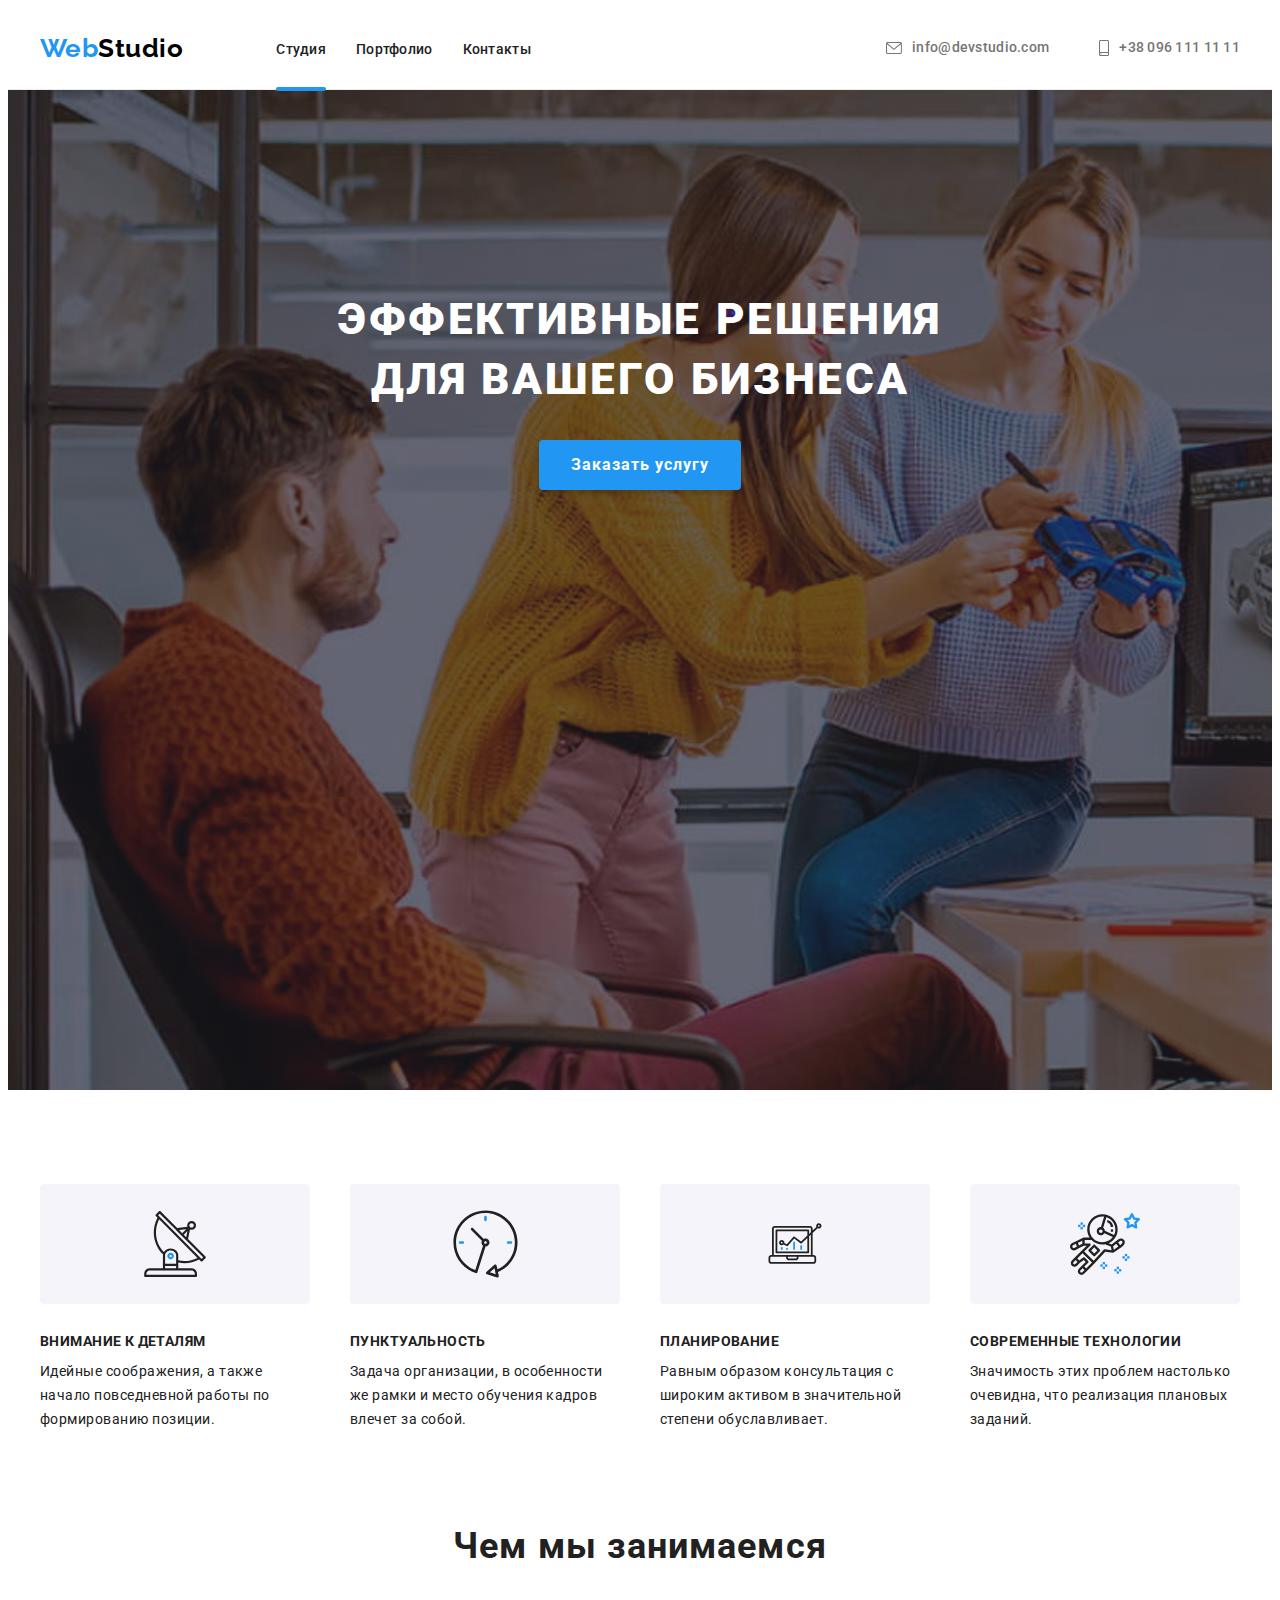
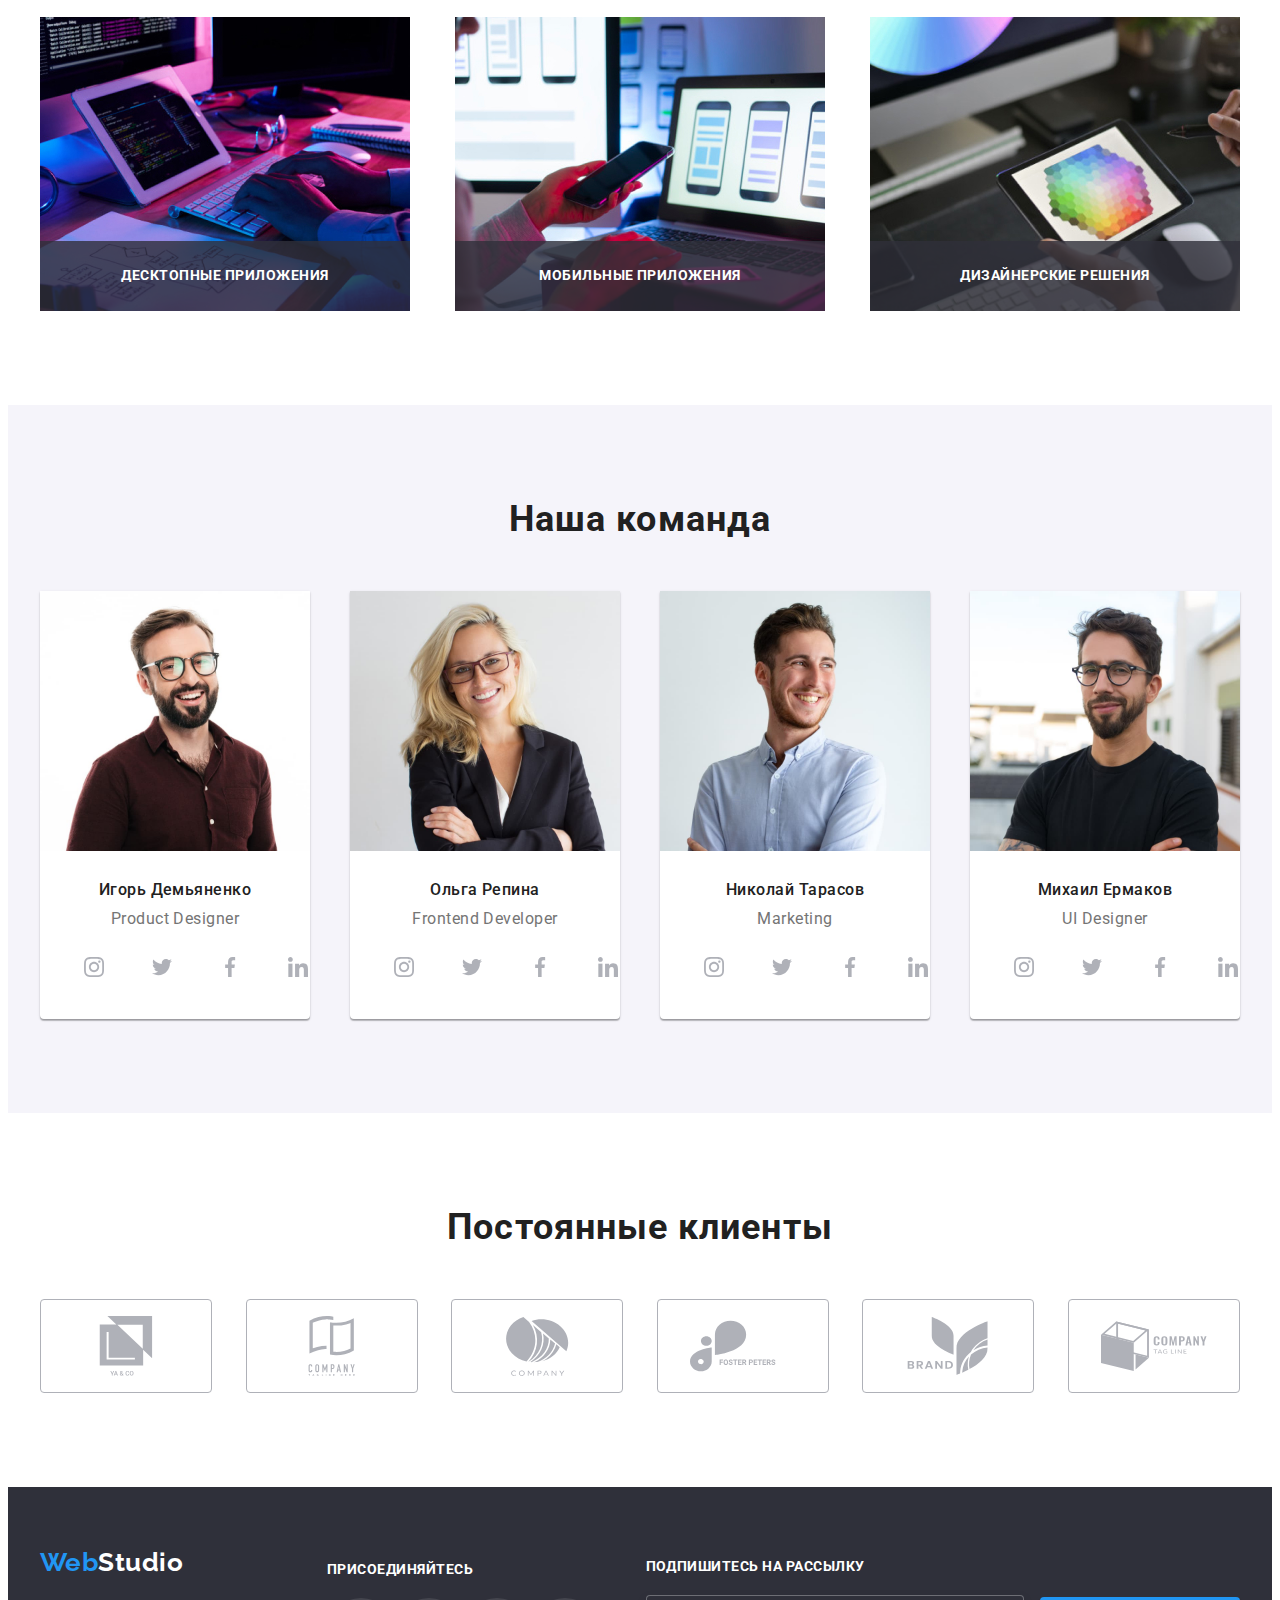
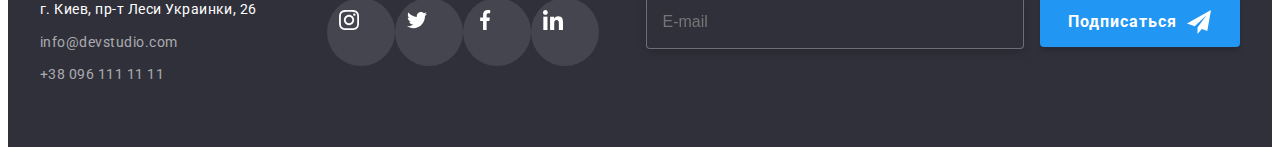
<file: index.html>
<!DOCTYPE html>
<html lang="ru">
  <head>
    <meta charset="UTF-8" />
    <meta http-equiv="X-UA-Compatible" content="IE=edge" />
    <meta name="viewport" content="width=device-width, initial-scale=1.0" />
    <link rel="preconnect" href="https://fonts.googleapis.com" />
    <link rel="preconnect" href="https://fonts.gstatic.com" crossorigin />
    <link
      href="https://fonts.googleapis.com/css2?family=Raleway:wght@700&family=Roboto:wght@400;500;700;900&display=swap"
      rel="stylesheet"
    />
    <link
      rel="stylesheet"
      href="https://cdnjs.cloudflare.com/ajax/libs/modern-normalize/1.1.0/modern-normalize.min.css"
      integrity="sha512-wpPYUAdjBVSE4KJnH1VR1HeZfpl1ub8YT/NKx4PuQ5NmX2tKuGu6U/JRp5y+Y8XG2tV+wKQpNHVUX03MfMFn9Q=="
      crossorigin="anonymous"
      referrerpolicy="no-referrer"
    />
    <link rel="stylesheet" href="./css/main.min.css" />
    <title>WebStudio</title>
  </head>
  <body>
    <!-- Меню навигации -->
    <header>
      <div class="container">
        <div class="header">
          <nav class="nav">
            <a class="nav__logo" href="index.html"
              >Web<span class="nav__logo-second-color">Studio</span>
            </a>
            <ul class="site-nav">
              <li class="site-nav__item">
                <a class="site-nav__link site-nav__current" href="index.html"
                  >Студия</a
                >
              </li>
              <li class="site-nav__item">
                <a class="site-nav__link" href="portfolio.html">Портфолио</a>
              </li>
              <li class="site-nav__item">
                <a class="site-nav__link" href="#">Контакты</a>
              </li>
            </ul>
          </nav>
          <ul class="nav-contact">
            <li class="nav-contact__item">
              <a class="nav-contact__link" href="mailto:info@devstudio.com">
                <svg class="nav-contact__icon-mail" width="16px" height="12px">
                  <use href="images/icons.svg#icon-mail"></use>
                </svg>
                info@devstudio.com</a
              >
            </li>
            <li class="nav-contact__item">
              <a class="nav-contact__link" href="tel:+380961111111">
                <svg class="nav-contact__icon-tel" width="10px" height="16px">
                  <use href="images/icons.svg#icon-phone"></use>
                </svg>
                +38 096 111 11 11</a
              >
            </li>
          </ul>
        </div>
      </div>
    </header>
    <main>
      <!-- Шапка -->
      <section class="main">
        <h1 class="main__title">Эффективные решения для вашего бизнеса</h1>
        <button data-modal-open type="button" class="main__button">
          Заказать услугу
        </button>
      </section>
      <!-- Особенности -->
      <section class="feature">
        <div class="container">
          <ul class="feature__cardset">
            <li class="feature__card">
              <svg width="66px" height="70px">
                <use href="images/icons.svg#antenna"></use>
              </svg>
            </li>
            <li class="feature__card">
              <svg width="67px" height="70px">
                <use href="images/icons.svg#clock"></use>
              </svg>
            </li>
            <li class="feature__card">
              <svg width="70px" height="53px">
                <use href="images/icons.svg#diagram"></use>
              </svg>
            </li>
            <li class="feature__card">
              <svg width="70px" height="70px">
                <use href="images/icons.svg#astronaut"></use>
              </svg>
            </li>
          </ul>
          <ul class="feature__list">
            <li class="feature__item">
              <h3 class="feature__title">Внимание к деталям</h3>
              <p class="feature__subtitle">
                Идейные соображения, а также начало повседневной работы по
                формированию позиции.
              </p>
            </li>
            <li class="feature__item">
              <h3 class="feature__title">Пунктуальность</h3>
              <p class="feature__subtitle">
                Задача организации, в особенности же рамки и место обучения
                кадров влечет за собой.
              </p>
            </li>
            <li class="feature__item">
              <h3 class="feature__title">Планирование</h3>
              <p class="feature__subtitle">
                Равным образом консультация с широким активом в значительной
                степени обуславливает.
              </p>
            </li>
            <li class="feature__item">
              <h3 class="feature__title">Современные технологии</h3>
              <p class="feature__subtitle">
                Значимость этих проблем настолько очевидна, что реализация
                плановых заданий.
              </p>
            </li>
          </ul>
        </div>
      </section>
      <section class="tasks section">
        <div class="container">
          <h2 class="title">Чем мы занимаемся</h2>
          <ul class="tasks__list">
            <li class="tasks__item">
              <div class="tasks-image">
                <img src="images/img1.jpg" alt="Разработка" width="370" />
                <h2 class="tasks__subtitle">Десктопные приложения</h2>
              </div>
            </li>
            <li class="tasks__item">
              <div class="tasks-image">
                <img
                  src="images/img2.jpg"
                  alt="Адаптация под мобильные устройства"
                  width="370"
                />
                <h2 class="tasks__subtitle">Мобильные приложения</h2>
              </div>
            </li>
            <li class="tasks__item">
              <div class="tasks-image">
                <img
                  class="tasks-image"
                  src="images/img3.jpg"
                  alt="Тестирование"
                  width="370"
                />
                <h2 class="tasks__subtitle">Дизайнерские решения</h2>
              </div>
            </li>
          </ul>
        </div>
      </section>
      <!-- Наша команда -->
      <section class="team section">
        <div class="container">
          <h2 class="title">Наша команда</h2>
          <ul class="team__list">
            <li class="team__card">
              <img src="images/igor.jpg" alt="Игорь Демьяненко" width="270" />
              <div class="team__card-text">
                <h3 class="team__subtitle">Игорь Демьяненко</h3>
                <p class="team__text">Product Designer</p>
              </div>
              <ul class="person">
                <li>
                  <a class="person__contacts" href="#">
                    <svg class="inst" width="20" height="20">
                      <use href="images/icons.svg#inst"></use>
                    </svg>
                  </a>
                </li>
                <li>
                  <a class="person__contacts" href="#">
                    <svg class="twitter" width="20" height="20">
                      <use href="images/icons.svg#twitter"></use>
                    </svg>
                  </a>
                </li>
                <li>
                  <a class="person__contacts" href="#"
                    ><svg class="fb" width="20" height="20">
                      <use href="images/icons.svg#fb"></use>
                    </svg>
                  </a>
                </li>
                <li>
                  <a class="person__contacts" href="#">
                    <svg class="linkedin" width="20" height="20">
                      <use href="images/icons.svg#linkedin"></use>
                    </svg>
                  </a>
                </li>
              </ul>
            </li>
            <li class="team__card">
              <img src="images/olga.jpg" alt="Ольга Репина" width="270" />
              <div class="team__card-text">
                <h3 class="team__subtitle">Ольга Репина</h3>
                <p class="team__text">Frontend Developer</p>
              </div>
              <ul class="person">
                <li>
                  <a class="person__contacts" href="#">
                    <svg class="inst" width="20" height="20">
                      <use href="images/icons.svg#inst"></use>
                    </svg>
                  </a>
                </li>
                <li>
                  <a class="person__contacts" href="#">
                    <svg class="twitter" width="20" height="20">
                      <use href="images/icons.svg#twitter"></use>
                    </svg>
                  </a>
                </li>
                <li>
                  <a class="person__contacts" href="#"
                    ><svg class="fb" width="20" height="20">
                      <use href="images/icons.svg#fb"></use>
                    </svg>
                  </a>
                </li>
                <li>
                  <a class="person__contacts" href="#"
                    ><svg class="linkedin" width="20" height="20">
                      <use href="images/icons.svg#linkedin"></use>
                    </svg>
                  </a>
                </li>
              </ul>
            </li>
            <li class="team__card">
              <img src="images/nikolay.jpg" alt="Николай Тарасов" width="270" />
              <div class="team__card-text">
                <h3 class="team__subtitle">Николай Тарасов</h3>
                <p class="team__text">Marketing</p>
              </div>
              <ul class="person">
                <li>
                  <a class="person__contacts" href="#"
                    ><svg class="inst" width="20" height="20">
                      <use href="images/icons.svg#inst"></use>
                    </svg>
                  </a>
                </li>
                <li>
                  <a class="person__contacts" href="#"
                    ><svg class="twitter" width="20" height="20">
                      <use href="images/icons.svg#twitter"></use>
                    </svg>
                  </a>
                </li>
                <li>
                  <a class="person__contacts" href="#"
                    ><svg class="fb" width="20" height="20">
                      <use href="images/icons.svg#fb"></use>
                    </svg>
                  </a>
                </li>
                <li>
                  <a class="person__contacts" href="#"
                    ><svg class="linkedin" width="20" height="20">
                      <use href="images/icons.svg#linkedin"></use>
                    </svg>
                  </a>
                </li>
              </ul>
            </li>
            <li class="team__card">
              <img src="images/mihail.jpg" alt="Михаил Ермаков" width="270" />
              <div class="team__card-text">
                <h3 class="team__subtitle">Михаил Ермаков</h3>
                <p class="team__text">UI Designer</p>
              </div>
              <ul class="person">
                <li>
                  <a class="person__contacts" href="#"
                    ><svg class="inst" width="20" height="20">
                      <use href="images/icons.svg#inst"></use>
                    </svg>
                  </a>
                </li>
                <li>
                  <a class="person__contacts" href="#"
                    ><svg class="twitter" width="20" height="20">
                      <use href="images/icons.svg#twitter"></use>
                    </svg>
                  </a>
                </li>
                <li>
                  <a class="person__contacts" href="#"
                    ><svg class="fb" width="20" height="20">
                      <use href="images/icons.svg#fb"></use>
                    </svg>
                  </a>
                </li>
                <li>
                  <a class="person__contacts" href="#"
                    ><svg class="linkedin" width="20" height="20">
                      <use href="images/icons.svg#linkedin"></use>
                    </svg>
                  </a>
                </li>
              </ul>
            </li>
          </ul>
        </div>
      </section>
    </main>
    <!-- Постоянные клиенты -->
    <section class="clients section">
      <div class="container">
        <h2 class="title">Постоянные клиенты</h2>
        <ul class="clients__company">
          <li>
            <a class="clients__card" href="#"
              ><svg width="106" height="60">
                <use href="images/icons.svg#union"></use>
              </svg>
            </a>
          </li>
          <li>
            <a class="clients__card" href="#"
              ><svg width="106" height="60">
                <use href="images/icons.svg#companytlh"></use>
              </svg>
            </a>
          </li>
          <li>
            <a class="clients__card" href="#">
              <svg width="106" height="60">
                <use href="images/icons.svg#company"></use>
              </svg>
            </a>
          </li>
          <li>
            <a class="clients__card" href="#">
              <svg width="106" height="60">
                <use href="images/icons.svg#fosterpeters"></use>
              </svg>
            </a>
          </li>
          <li>
            <a class="clients__card" href="#">
              <svg width="106" height="60">
                <use href="images/icons.svg#brand"></use>
              </svg>
            </a>
          </li>
          <li>
            <a class="clients__card" href="#">
              <svg width="106" height="60">
                <use href="images/icons.svg#companytl"></use>
              </svg>
            </a>
          </li>
        </ul>
      </div>
    </section>
    <!-- Футер -->
    <footer class="footer">
      <div class="footer-flex container">
        <div>
          <a href="index.html" class="footer__logo"
            >Web<span class="footer__logo-span">Studio</span>
          </a>
          <address class="footer__adress">
            <p class="footer__city">г. Киев, пр-т Леси Украинки, 26</p>
            <ul class="footer__list">
              <li class="footer__item">
                <a href="mailto:info@devstudio.com" class="footer__link"
                  >info@devstudio.com</a
                >
              </li>
              <li class="footer__item">
                <a href="tel:+380961111111" class="footer__link"
                  >+38 096 111 11 11</a
                >
              </li>
            </ul>
          </address>
        </div>
        <div class="footer__links">
          <h3 class="footer__title">Присоединяйтесь</h3>
          <ul class="footer__social-links">
            <li>
              <a class="footer__social-icon" href="#"
                ><svg class="inst" width="20" height="20">
                  <use href="images/icons.svg#inst"></use>
                </svg>
              </a>
            </li>
            <li>
              <a class="footer__social-icon" href="#"
                ><svg class="twitter" width="20" height="20">
                  <use href="images/icons.svg#twitter"></use>
                </svg>
              </a>
            </li>
            <li>
              <a class="footer__social-icon" href="#"
                ><svg class="fb" width="20" height="20">
                  <use href="images/icons.svg#fb"></use>
                </svg>
              </a>
            </li>
            <li>
              <a class="footer__social-icon" href="#"
                ><svg class="linkedin" width="20" height="20">
                  <use href="images/icons.svg#linkedin"></use>
                </svg>
              </a>
            </li>
          </ul>
        </div>
        <div class="follow">
          <h3 class="follow__title">Подпишитесь на рассылку</h3>
          <label class="follow__field">
            <input
              type="email"
              class="follow__input"
              name="email"
              placeholder="E-mail"
            />
          </label>
          <button class="follow__btn">Подписаться</button>
        </div>
      </div>
    </footer>
    <!-- Модальное окно -->
    <div class="backdrop is-hidden" data-modal>
      <div class="modal">
        <button data-modal-close class="modal__btn-close">
          <svg class="modal__icon-close" width="11px" height="11px">
            <use href="images/icons.svg#icon-close"></use>
          </svg>
        </button>
        <form class="form">
          <h2 class="form__title">Оставьте свои данные, мы вам перезвоним</h2>
          <label class="form__field">
            <input
              type="text"
              class="form__input"
              name="name"
              autofocus
              placeholder=""
            />
            <span class="form__label">Имя</span>
            <svg class="form__input-icon">
              <use href="images/icons.svg#input-name"></use>
            </svg>
          </label>
          <label class="form__field">
            <input type="tel" class="form__input" name="tel" placeholder="" />
            <span class="form__label">Телефон</span>
            <svg class="form__input-icon">
              <use href="images/icons.svg#input-phone"></use>
            </svg>
          </label>
          <label class="form__field">
            <input
              type="email"
              class="form__input"
              name="email"
              placeholder=""
            />
            <span class="form__label">Почта</span>
            <svg class="form__input-icon">
              <use href="images/icons.svg#input-mail"></use>
            </svg>
          </label>
          <label class="form__comment-field">
            <span class="form__commend-field-text">Комментарий</span>
            <textarea
              class="form__comment-area"
              name="comment"
              rows="5"
              placeholder="Введите текст"
            ></textarea>
          </label>
          <label class="form__checkbox-label form__subtitle">
            <input class="form__checkbox" type="checkbox" value="" />
            <svg class="form__icon-check-active">
              <use href="images/icons.svg#check-active-full"></use>
            </svg>
            <svg class="form__icon-check">
              <use href="images/icons.svg#icon-check"></use>
            </svg>
            Соглашаюсь с рассылкой и принимаю&nbsp;
            <a class="form__subtitle-link" href="#"> Условия договора</a>
          </label>
          <button class="form__button" type="submit">Отправить</button>
        </form>
      </div>
    </div>
    <script src="js/modal.js"></script>
  </body>
</html>
</file>
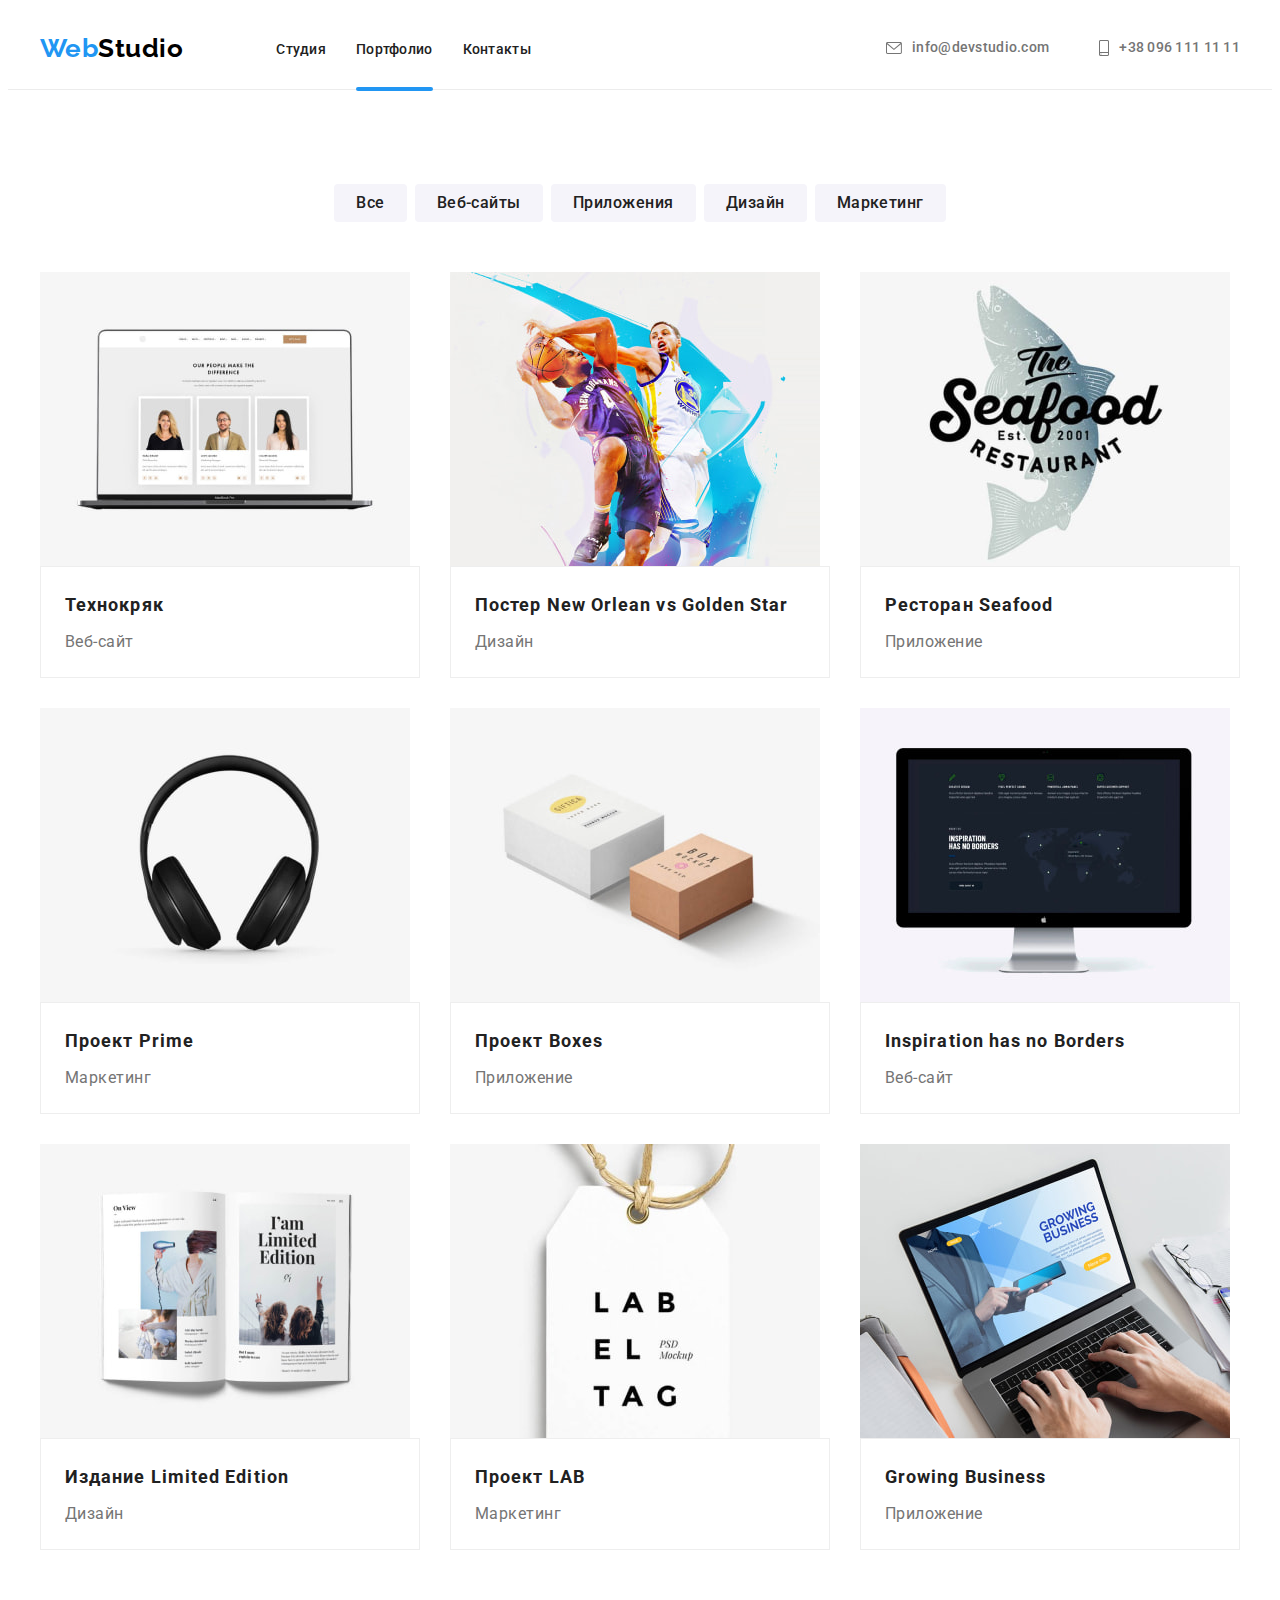
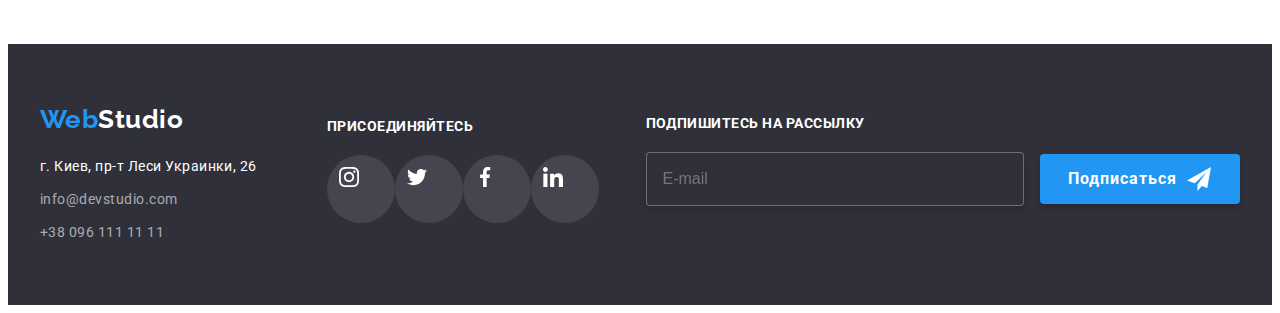
<file: portfolio.html>
<!DOCTYPE html>
<html lang="ru">
  <head>
    <meta charset="UTF-8" />
    <meta http-equiv="X-UA-Compatible" content="IE=edge" />
    <meta name="viewport" content="width=device-width, initial-scale=1.0" />
    <link rel="preconnect" href="https://fonts.googleapis.com" />
    <link rel="preconnect" href="https://fonts.gstatic.com" crossorigin />
    <link
      href="https://fonts.googleapis.com/css2?family=Raleway:wght@700&family=Roboto:wght@400;500;700;900&display=swap"
      rel="stylesheet"
    />
    <link
      rel="stylesheet"
      href="https://cdnjs.cloudflare.com/ajax/libs/modern-normalize/1.1.0/modern-normalize.min.css"
      integrity="sha512-wpPYUAdjBVSE4KJnH1VR1HeZfpl1ub8YT/NKx4PuQ5NmX2tKuGu6U/JRp5y+Y8XG2tV+wKQpNHVUX03MfMFn9Q=="
      crossorigin="anonymous"
      referrerpolicy="no-referrer"
    />
    <link rel="stylesheet" href="./css/main.min.css" />
    <title>WebStudio</title>
  </head>
  <body>
    <header>
      <div class="container">
        <div class="header">
          <nav class="nav">
            <a class="nav__logo" href="index.html"
              >Web<span class="nav__logo-second-color">Studio</span>
            </a>
            <ul class="site-nav">
              <li class="site-nav__item">
                <a class="site-nav__link" href="index.html">Студия</a>
              </li>
              <li class="site-nav__item">
                <a
                  class="site-nav__link site-nav__current"
                  href="portfolio.html"
                  >Портфолио</a
                >
              </li>
              <li class="site-nav__item">
                <a class="site-nav__link" href="#">Контакты</a>
              </li>
            </ul>
          </nav>
          <ul class="nav-contact">
            <li class="nav-contact__item">
              <a class="nav-contact__link" href="mailto:info@devstudio.com">
                <svg class="nav-contact__icon-mail" width="16px" height="12px">
                  <use href="images/icons.svg#icon-mail"></use>
                </svg>
                info@devstudio.com</a
              >
            </li>
            <li class="nav-contact__item">
              <a class="nav-contact__link" href="tel:+380961111111">
                <svg class="nav-contact__icon-tel" width="10px" height="16px">
                  <use href="images/icons.svg#icon-phone"></use>
                </svg>
                +38 096 111 11 11</a
              >
            </li>
          </ul>
        </div>
      </div>
    </header>
    <main>
      <section class="portfolio section">
        <div class="container">
          <ul class="portfolio__button">
            <li class="portfolio__button-item">
              <button class="portfolio__button-filter" type="button">
                Все
              </button>
            </li>
            <li class="portfolio__button-item">
              <button class="portfolio__button-filter" type="button">
                Веб-сайты
              </button>
            </li>
            <li class="portfolio__button-item">
              <button class="portfolio__button-filter" type="button">
                Приложения
              </button>
            </li>
            <li class="portfolio__button-item">
              <button class="portfolio__button-filter" type="button">
                Дизайн
              </button>
            </li>
            <li class="item">
              <button class="portfolio__button-filter" type="button">
                Маркетинг
              </button>
            </li>
          </ul>
          <ul class="projects">
            <li class="projects__item">
              <a class="projects__link" href="#">
                <div class="projects__thumb">
                  <img
                    src="images/technokryak.jpg"
                    alt="Веб-сайт открытый на ноутбуке"
                    width="370"
                  />
                  <div class="projects__card-hover">
                    <h3 class="projects__card-hover-text">
                      Ресурс предлагает комплексные предложения с разным уровнем
                      функционала и сервисов. Все это позволит посетителю
                      получить исчерпывающие сведения о компании или частном
                      лице.
                    </h3>
                  </div>
                </div>
                <div class="projects__card-text">
                  <h2 class="projects__title">Технокряк</h2>
                  <p class="projects__subtitle">Веб-сайт</p>
                </div></a
              >
            </li>
            <li class="projects__item">
              <a class="projects__link" href="#">
                <div class="projects__thumb">
                  <img
                    src="images/neworlean.jpg"
                    alt="Веб-сайт открытый на ноутбуке"
                    width="370"
                  />
                  <div class="projects__card-hover">
                    <h3 class="projects__card-hover-text">
                      Ресурс предлагает комплексные предложения с разным уровнем
                      функционала и сервисов. Все это позволит посетителю
                      получить исчерпывающие сведения о компании или частном
                      лице.
                    </h3>
                  </div>
                </div>
                <div class="projects__card-text">
                  <h2 class="projects__title">
                    Постер New Orlean vs Golden Star
                  </h2>
                  <p class="projects__subtitle">Дизайн</p>
                </div></a
              >
            </li>
            <li class="projects__item">
              <a class="projects__link" href="#">
                <div class="projects__thumb">
                  <img
                    src="images/seafood.jpg"
                    alt="Веб-сайт открытый на ноутбуке"
                    width="370"
                  />
                  <div class="projects__card-hover">
                    <h3 class="projects__card-hover-text">
                      Ресурс предлагает комплексные предложения с разным уровнем
                      функционала и сервисов. Все это позволит посетителю
                      получить исчерпывающие сведения о компании или частном
                      лице.
                    </h3>
                  </div>
                </div>
                <div class="projects__card-text">
                  <h2 class="projects__title">Ресторан Seafood</h2>
                  <p class="projects__subtitle">Приложение</p>
                </div>
              </a>
            </li>
            <li class="projects__item">
              <a class="projects__link" href="#">
                <div class="projects__thumb">
                  <img
                    src="images/prime.jpg"
                    alt="Веб-сайт открытый на ноутбуке"
                    width="370"
                  />
                  <div class="projects__card-hover">
                    <h3 class="projects__card-hover-text">
                      Ресурс предлагает комплексные предложения с разным уровнем
                      функционала и сервисов. Все это позволит посетителю
                      получить исчерпывающие сведения о компании или частном
                      лице.
                    </h3>
                  </div>
                </div>
                <div class="projects__card-text">
                  <h2 class="projects__title">Проект Prime</h2>
                  <p class="projects__subtitle">Маркетинг</p>
                </div>
              </a>
            </li>
            <li class="projects__item">
              <a class="projects__link" href="#">
                <div class="projects__thumb">
                  <img
                    src="images/boxes.jpg"
                    alt="Веб-сайт открытый на ноутбуке"
                    width="370"
                  />
                  <div class="projects__card-hover">
                    <h3 class="projects__card-hover-text">
                      Ресурс предлагает комплексные предложения с разным уровнем
                      функционала и сервисов. Все это позволит посетителю
                      получить исчерпывающие сведения о компании или частном
                      лице.
                    </h3>
                  </div>
                </div>
                <div class="projects__card-text">
                  <h2 class="projects__title">Проект Boxes</h2>
                  <p class="projects__subtitle">Приложение</p>
                </div>
              </a>
            </li>
            <li class="projects__item">
              <a class="projects__link" href="#">
                <div class="projects__thumb">
                  <img
                    src="images/inspiration.jpg"
                    alt="Веб-сайт открытый на ноутбуке"
                    width="370"
                  />
                  <div class="projects__card-hover">
                    <h3 class="projects__card-hover-text">
                      Ресурс предлагает комплексные предложения с разным уровнем
                      функционала и сервисов. Все это позволит посетителю
                      получить исчерпывающие сведения о компании или частном
                      лице.
                    </h3>
                  </div>
                </div>
                <div class="projects__card-text">
                  <h2 class="projects__title">Inspiration has no Borders</h2>
                  <p class="projects__subtitle">Веб-сайт</p>
                </div>
              </a>
            </li>
            <li class="projects__item">
              <a class="projects__link" href="#">
                <div class="projects__thumb">
                  <img
                    src="images/limedition.jpg"
                    alt="Веб-сайт открытый на ноутбуке"
                    width="370"
                  />
                  <div class="projects__card-hover">
                    <h3 class="projects__card-hover-text">
                      Ресурс предлагает комплексные предложения с разным уровнем
                      функционала и сервисов. Все это позволит посетителю
                      получить исчерпывающие сведения о компании или частном
                      лице.
                    </h3>
                  </div>
                </div>
                <div class="projects__card-text">
                  <h2 class="projects__title">Издание Limited Edition</h2>
                  <p class="projects__subtitle">Дизайн</p>
                </div>
              </a>
            </li>
            <li class="projects__item">
              <a class="projects__link" href="#">
                <div class="projects__thumb">
                  <img
                    src="images/lab.jpg"
                    alt="Веб-сайт открытый на ноутбуке"
                    width="370"
                  />
                  <div class="projects__card-hover">
                    <h3 class="projects__card-hover-text">
                      Ресурс предлагает комплексные предложения с разным уровнем
                      функционала и сервисов. Все это позволит посетителю
                      получить исчерпывающие сведения о компании или частном
                      лице.
                    </h3>
                  </div>
                </div>
                <div class="projects__card-text">
                  <h2 class="projects__title">Проект LAB</h2>
                  <p class="projects__subtitle">Маркетинг</p>
                </div>
              </a>
            </li>
            <li class="projects__item">
              <a class="projects__link" href="#">
                <div class="projects__thumb">
                  <img
                    src="images/growing.jpg"
                    alt="Веб-сайт открытый на ноутбуке"
                    width="370"
                  />
                  <div class="projects__card-hover">
                    <h3 class="projects__card-hover-text">
                      Ресурс предлагает комплексные предложения с разным уровнем
                      функционала и сервисов. Все это позволит посетителю
                      получить исчерпывающие сведения о компании или частном
                      лице.
                    </h3>
                  </div>
                </div>
                <div class="projects__card-text">
                  <h2 class="projects__title">Growing Business</h2>
                  <p class="projects__subtitle">Приложение</p>
                </div>
              </a>
            </li>
          </ul>
        </div>
      </section>
    </main>
    <footer class="footer">
      <div class="footer-flex container">
        <div>
          <a href="index.html" class="footer__logo"
            >Web<span class="footer__logo-span">Studio</span>
          </a>
          <address class="footer__adress">
            <p class="footer__city">г. Киев, пр-т Леси Украинки, 26</p>
            <ul class="footer__list">
              <li class="footer__item">
                <a href="mailto:info@devstudio.com" class="footer__link"
                  >info@devstudio.com</a
                >
              </li>
              <li class="footer__item">
                <a href="tel:+380961111111" class="footer__link"
                  >+38 096 111 11 11</a
                >
              </li>
            </ul>
          </address>
        </div>
        <div class="footer__links">
          <h3 class="footer__title">Присоединяйтесь</h3>
          <ul class="footer__social-links">
            <li>
              <a class="footer__social-icon" href="#"
                ><svg class="inst" width="20" height="20">
                  <use href="images/icons.svg#inst"></use>
                </svg>
              </a>
            </li>
            <li>
              <a class="footer__social-icon" href="#"
                ><svg class="twitter" width="20" height="20">
                  <use href="images/icons.svg#twitter"></use>
                </svg>
              </a>
            </li>
            <li>
              <a class="footer__social-icon" href="#"
                ><svg class="fb" width="20" height="20">
                  <use href="images/icons.svg#fb"></use>
                </svg>
              </a>
            </li>
            <li>
              <a class="footer__social-icon" href="#"
                ><svg class="linkedin" width="20" height="20">
                  <use href="images/icons.svg#linkedin"></use>
                </svg>
              </a>
            </li>
          </ul>
        </div>
        <div class="follow">
          <h3 class="follow__title">Подпишитесь на рассылку</h3>
          <label class="follow__field">
            <input
              type="email"
              class="follow__input"
              name="email"
              placeholder="E-mail"
            />
          </label>
          <button class="follow__btn">Подписаться</button>
        </div>
      </div>
    </footer>
  </body>
</html>
</file>
<file: css/main.min.css>
body{color:#212121;font-family:Roboto,sans-serif;letter-spacing:.03em}img{display:block}h2{color:#212121}h1,h2,h3,p{margin:0}a{text-decoration:none;margin:0;padding:0}ul,li{list-style-type:none;margin:0;padding:0}button{padding:0;border:none;font:inherit;color:inherit;cursor:pointer}.container{width:1200px;padding-left:15px;padding-right:15px;margin-left:auto;margin-right:auto}.section{padding-top:94px;padding-bottom:94px}.title{font-family:"Roboto";font-weight:700;font-size:36px;line-height:1.16;text-align:center;letter-spacing:.03em;color:#212121}header{font-family:Roboto,sans-serif;-webkit-box-align:center;-ms-flex-align:center;align-items:center;background-color:#fff;border-bottom:1px solid #ececec}.header{font-family:Roboto,sans-serif;display:-webkit-box;display:-ms-flexbox;display:flex;-webkit-box-align:center;-ms-flex-align:center;align-items:center;padding-top:25px;padding-bottom:25px}.nav{display:-webkit-box;display:-ms-flexbox;display:flex;-webkit-box-align:center;-ms-flex-align:center;align-items:center}.nav__logo{color:#2196f3;font-family:Raleway,sans-serif;font-weight:700;font-size:26px;line-height:1.19;margin-right:93px;display:-webkit-box;display:-ms-flexbox;display:flex}.nav__logo-second-color{color:#000}.site-nav{display:-webkit-box;display:-ms-flexbox;display:flex}.site-nav .site-nav__item+.site-nav__item{margin-left:30px}.site-nav__link{color:#212121;font-weight:500;font-size:14px;line-height:1.14;letter-spacing:.02em;-webkit-transition-property:color;transition-property:color;-webkit-transition-duration:250ms;transition-duration:250ms;-webkit-transition-timing-function:cubic-bezier(0.4, 0, 0.2, 1);transition-timing-function:cubic-bezier(0.4, 0, 0.2, 1)}.site-nav__link:hover{color:#2196f3}.site-nav__current{display:inline-block;position:relative}.site-nav__current::after{display:inline-block;content:"";position:absolute;width:100%;left:0;bottom:-33px;height:4px;border-radius:2px;background-color:#2196f3}.nav-contact{display:-webkit-box;display:-ms-flexbox;display:flex;margin-left:auto}.nav-contact .nav-contact__item+.nav-contact__item{margin-left:50px}.nav-contact__link{display:-webkit-box;display:-ms-flexbox;display:flex;-webkit-box-align:center;-ms-flex-align:center;align-items:center;color:#757575;font-weight:500;font-size:14px;line-height:1.14;letter-spacing:.02em;-webkit-transition-property:color;transition-property:color;-webkit-transition-duration:250ms;transition-duration:250ms;-webkit-transition-timing-function:cubic-bezier(0.4, 0, 0.2, 1);transition-timing-function:cubic-bezier(0.4, 0, 0.2, 1)}.nav-contact__link:hover{color:#2196f3}.nav-contact__icon-mail{fill:currentColor;margin-right:10px}.nav-contact__icon-tel{fill:currentColor;margin-right:10px}.main{max-width:1600px;height:600px;margin-left:auto;margin-right:auto;background-image:-webkit-gradient(linear, left top, right top, from(rgba(47, 48, 58, 0.4)), to(rgba(47, 48, 58, 0.4))),url(../images/main.jpg);background-image:linear-gradient(to right, rgba(47, 48, 58, 0.4), rgba(47, 48, 58, 0.4)),url(../images/main.jpg);background-size:cover;background-color:#2f303a;text-align:center;padding-top:200px;padding-bottom:200px}.main__title{width:700px;margin-left:auto;margin-right:auto;color:#fff;font-weight:900;font-size:44px;line-height:1.36;text-align:center;letter-spacing:.06em;text-transform:uppercase}.main__button{font-family:inherit;color:#fff;background:#2196f3;font-weight:700;font-size:16px;line-height:1.88;-webkit-box-align:center;-ms-flex-align:center;align-items:center;text-align:center;letter-spacing:.06em;-webkit-box-shadow:0px 4px 4px rgba(0,0,0,.15);box-shadow:0px 4px 4px rgba(0,0,0,.15);border-radius:4px;padding:10px 32px;margin-top:30px;-webkit-transition-property:background-color;transition-property:background-color;-webkit-transition-duration:250ms;transition-duration:250ms;-webkit-transition-timing-function:cubic-bezier(0.4, 0, 0.2, 1);transition-timing-function:cubic-bezier(0.4, 0, 0.2, 1)}.main__button:hover{background-color:#188ce8}.feature{padding-top:94px}.feature__cardset{display:-webkit-box;display:-ms-flexbox;display:flex;-webkit-box-pack:justify;-ms-flex-pack:justify;justify-content:space-between}.feature__card{display:-webkit-box;display:-ms-flexbox;display:flex;-webkit-box-pack:center;-ms-flex-pack:center;justify-content:center;-webkit-box-align:center;-ms-flex-align:center;align-items:center;background-color:#f5f4fa;border-radius:4px;width:270px;height:120px;background-position:center;margin-bottom:30px}.feature__list{display:-webkit-box;display:-ms-flexbox;display:flex;-webkit-box-pack:justify;-ms-flex-pack:justify;justify-content:space-between}.feature__item{width:270px}.feature__title{color:#212121;font-weight:700;font-size:14px;line-height:1.14;letter-spacing:.03em;text-transform:uppercase;margin-bottom:10px}.feature__subtitle{font-size:14px;line-height:1.71}.tasks__list{display:-webkit-box;display:-ms-flexbox;display:flex;-webkit-box-pack:justify;-ms-flex-pack:justify;justify-content:space-between;margin-top:50px}.tasks__subtitle{position:absolute;font-weight:700;font-size:14px;line-height:1.14;text-transform:uppercase;color:#fff;width:100%;height:70px;display:-webkit-box;display:-ms-flexbox;display:flex;-webkit-box-pack:center;-ms-flex-pack:center;justify-content:center;-webkit-box-align:center;-ms-flex-align:center;align-items:center;background:rgba(47,48,58,.8);bottom:0;left:0}.tasks-image{position:relative}.team{background-color:#f5f4fa}.team__list{display:-webkit-box;display:-ms-flexbox;display:flex;-webkit-box-pack:justify;-ms-flex-pack:justify;justify-content:space-between;margin-top:50px}.team__card{background:#fff;-webkit-box-shadow:0px 1px 3px rgba(0,0,0,.12),0px 1px 1px rgba(0,0,0,.14),0px 2px 1px rgba(0,0,0,.2);box-shadow:0px 1px 3px rgba(0,0,0,.12),0px 1px 1px rgba(0,0,0,.14),0px 2px 1px rgba(0,0,0,.2);border-radius:0px 0px 4px 4px;padding-bottom:30px}.team__card-text{text-align:center;padding-top:30px;padding-bottom:16px}.team__subtitle{font-weight:500;font-size:16px;line-height:1.18;letter-spacing:.03em;color:#212121}.team__text{color:#757575;font-weight:400;font-size:16px;line-height:1.18;margin-top:10px}.person{display:-webkit-box;display:-ms-flexbox;display:flex;-webkit-box-pack:justify;-ms-flex-pack:justify;justify-content:space-between;width:206px;height:44px;margin-left:auto;margin-right:auto}.person__contacts{display:block;width:44px;height:44px;border-radius:50%;padding:12px;fill:#afb1b8;-webkit-transition-property:fill background-color;transition-property:fill background-color;-webkit-transition-duration:250ms;transition-duration:250ms;-webkit-transition-timing-function:cubic-bezier(0.4, 0, 0.2, 1);transition-timing-function:cubic-bezier(0.4, 0, 0.2, 1)}.person__contacts:hover,.person__contacts:focus{border-radius:50%;background-color:#2196f3;fill:#fff;cursor:pointer}.clients__company{display:-webkit-box;display:-ms-flexbox;display:flex;-webkit-box-pack:justify;-ms-flex-pack:justify;justify-content:space-between}.clients__card{display:-webkit-box;display:-ms-flexbox;display:flex;-webkit-box-align:center;-ms-flex-align:center;align-items:center;-webkit-box-pack:center;-ms-flex-pack:center;justify-content:center;width:170px;height:92px;fill:#afb1b8;border:1px solid #afb1b8;border-radius:4px;-webkit-transition-property:fill border;transition-property:fill border;-webkit-transition-duration:250ms;transition-duration:250ms;-webkit-transition-timing-function:cubic-bezier(0.4, 0, 0.2, 1);transition-timing-function:cubic-bezier(0.4, 0, 0.2, 1);margin-top:50px}.clients__card:hover,.clients__card:focus{border:1px solid #2196f3;fill:#2196f3;color:#2196f3}.footer{background-color:#2f303a;padding-top:60px;padding-bottom:60px}.footer-flex{display:-webkit-box;display:-ms-flexbox;display:flex}.footer__logo{color:#2196f3;font-family:Raleway,sans-serif;font-weight:700;font-size:26px;line-height:1.19;display:block;margin-bottom:20px}.footer__logo-span{color:#fff}.footer__adress{font-style:normal}.footer__city{font-style:normal;font-weight:400;font-size:14px;line-height:1.71;color:#fff}.footer__list{margin-top:9px}.footer__item{color:#fff;font-size:14px;line-height:1.7;margin-top:9px}.footer__link{color:rgba(255,255,255,.6);font-size:14px;line-height:1.7;-webkit-transition-property:color;transition-property:color;-webkit-transition-duration:250ms;transition-duration:250ms;-webkit-transition-timing-function:cubic-bezier(0.4, 0, 0.2, 1);transition-timing-function:cubic-bezier(0.4, 0, 0.2, 1)}.footer__link:hover,.footer__link:focus{color:#2196f3}.footer__links{margin-top:15px;margin-left:70px}.footer__title{font-style:normal;font-weight:700;font-size:14px;line-height:1.14;text-transform:uppercase;color:#fff}.footer__social-links{display:-webkit-box;display:-ms-flexbox;display:flex;-webkit-box-pack:justify;-ms-flex-pack:justify;justify-content:space-between;width:206px;height:44px;margin-left:auto;margin-right:auto}.footer__social-icon{display:block;width:44px;height:44px;padding:12px;margin-top:20px;border-radius:50%;fill:#fff;background-color:rgba(255,255,255,.1);-webkit-transition-property:fill background-color;transition-property:fill background-color;-webkit-transition-duration:250ms;transition-duration:250ms;-webkit-transition-timing-function:cubic-bezier(0.4, 0, 0.2, 1);transition-timing-function:cubic-bezier(0.4, 0, 0.2, 1)}.footer__social-icon:hover,.footer__social-icon:focus{border-radius:50%;background-color:#2196f3;fill:#fff}.follow{margin-left:auto;padding-top:12px}.follow__title{font-weight:700;font-size:14px;line-height:1.14;text-transform:uppercase;color:#fff}.follow__input{font-weight:400;font-size:16px;line-height:1.25;color:rgba(255,255,255,.6);width:358px;height:50px;padding-left:16px;background-color:#2f303a;border:1px solid rgba(255,255,255,.3);-webkit-filter:drop-shadow(0px 4px 4px rgba(0, 0, 0, 0.15));filter:drop-shadow(0px 4px 4px rgba(0, 0, 0, 0.15));border-radius:4px;color:#fff;margin-top:20px}.follow__input:hover,.follow__input:focus{border:2px solid rgba(255,255,255,.3);outline:none}.follow__btn{display:-webkit-inline-box;display:-ms-inline-flexbox;display:inline-flex;-webkit-box-align:center;-ms-flex-align:center;align-items:center;font-family:"Roboto";font-style:normal;font-weight:700;font-size:16px;line-height:1.88;letter-spacing:.06em;width:200px;height:50px;margin-left:12px;-webkit-box-shadow:0px 4px 4px rgba(0,0,0,.15);box-shadow:0px 4px 4px rgba(0,0,0,.15);border-radius:4px;background-color:#2196f3;color:#fff;padding:10px 28px;-webkit-transition-property:color background-color box-shadow;transition-property:color background-color box-shadow;-webkit-transition-duration:250ms;transition-duration:250ms;-webkit-transition-timing-function:cubic-bezier(0.4, 0, 0.2, 1);transition-timing-function:cubic-bezier(0.4, 0, 0.2, 1)}.follow__btn:hover,.follow__btn:focus{background:#188ce8}.follow__btn::after{content:"";display:inline-block;width:24px;height:24px;margin-left:10px;background-image:url(../images/icon-follow.svg);fill:#fff}.backdrop{position:fixed;width:100%;height:100%;top:0;left:0;background:rgba(0,0,0,.2);opacity:1;-webkit-transition:250ms cubic-bezier(0.4, 0, 0.2, 1);transition:250ms cubic-bezier(0.4, 0, 0.2, 1)}.backdrop.is-hidden{opacity:0;pointer-events:none}.backdrop.is-hidden .modal{-webkit-transform:translate(-50%, 50%) scale(0.5);transform:translate(-50%, 50%) scale(0.5)}.modal{position:absolute;top:50%;left:50%;-webkit-transition:250ms cubic-bezier(0.4, 0, 0.2, 1);transition:250ms cubic-bezier(0.4, 0, 0.2, 1);opacity:1;-webkit-transform:translate(-50%, -50%) scale(1);transform:translate(-50%, -50%) scale(1);width:528px;height:581px;background:#fff;-webkit-box-shadow:0px 1px 3px rgba(0,0,0,.12),0px 1px 1px rgba(0,0,0,.14),0px 2px 1px rgba(0,0,0,.2);box-shadow:0px 1px 3px rgba(0,0,0,.12),0px 1px 1px rgba(0,0,0,.14),0px 2px 1px rgba(0,0,0,.2);border-radius:4px}.modal__btn-close{position:absolute;top:8px;right:8px;width:30px;height:30px;border-radius:50%;background:#fff;border:1px solid rgba(0,0,0,.1)}.modal__btn-close:hover{background-color:#fff;-webkit-box-shadow:none;box-shadow:none}.modal__icon-close{position:absolute;top:-1px;right:-1px;width:30px;height:30px;padding:10px;fill:#000}.modal__icon-close:hover{fill:#2196f3}.form{padding:40px}.form__title{font-weight:700;font-size:20px;line-height:23px;text-align:center;letter-spacing:.03em;color:#212121}.form__field{position:relative;display:-webkit-box;display:-ms-flexbox;display:flex;-webkit-box-orient:vertical;-webkit-box-direction:normal;-ms-flex-direction:column;flex-direction:column;margin-top:28px;width:100%;height:40px}.form__input{display:block;width:100%;height:40px;border:1px solid rgba(33,33,33,.2);border-radius:4px;padding-left:42px;outline:none}.form__input:hover,.form__input:focus{border-color:#2196f3;cursor:pointer}.form__label{position:absolute;top:-50%;font-weight:400;font-size:12px;line-height:1.16;letter-spacing:.01em;color:#757575}.form__input-icon{position:absolute;width:18px;height:18px;fill:#212121;color:#212121;top:50%;-webkit-transform:translate(0, -50%);transform:translate(0, -50%);left:15px}.form__comment-field{display:-webkit-box;display:-ms-flexbox;display:flex;-webkit-box-orient:vertical;-webkit-box-direction:normal;-ms-flex-direction:column;flex-direction:column;font-size:12px;color:rgba(117,117,117,.5);margin-top:10px}.form__comment-field:hover,.form__comment-field:focus{border-color:#2196f3}.form__field:focus-within .form__input-icon{fill:#2196f3}.form__commend-field-text{font-weight:400;font-size:12px;line-height:1.16;letter-spacing:.01em}.form__comment-area{display:-webkit-box;display:-ms-flexbox;display:flex;width:100%;height:120px;resize:none;border:1px solid rgba(33,33,33,.2);border-radius:4px;margin-top:4px;padding:12px 16px;outline:none}.form__comment-area:focus{border-color:#2196f3;cursor:pointer}.form__checkbox-label{display:-webkit-box;display:-ms-flexbox;display:flex;-webkit-box-align:center;-ms-flex-align:center;align-items:center;margin-top:20px}.form__checkbox{-webkit-appearance:none;-moz-appearance:none;appearance:none}.form__icon-check-active{position:absolute;width:16px;height:16px;left:52px;opacity:0}.form__icon-check{display:block;width:15px;height:15px;background-color:#fff;margin-left:12px;margin-right:9px;fill:#212121;color:#212121}.form__icon-check:focus{fill:#2196f3}.form__checkbox:checked+.form__icon-check-active{opacity:1}.form__subtitle{font-weight:400;font-size:14px;line-height:1.71;letter-spacing:.03em;color:#757575}.form__subtitle-link{color:#2196f3;text-decoration:underline}.form__button{font-family:Roboto,sans-serif;font-weight:700;font-size:16px;line-height:1.88;-webkit-box-align:center;-ms-flex-align:center;align-items:center;text-align:center;letter-spacing:.06em;display:block;margin-top:30px;margin-left:auto;margin-right:auto;width:200px;height:50px;padding:10px 55px;color:#fff;background:#2196f3;-webkit-box-shadow:0px 4px 4px rgba(0,0,0,.15);box-shadow:0px 4px 4px rgba(0,0,0,.15);border-radius:4px;-webkit-transition-property:color background-color;transition-property:color background-color;-webkit-transition-duration:250ms;transition-duration:250ms;-webkit-transition-timing-function:cubic-bezier(0.4, 0, 0.2, 1);transition-timing-function:cubic-bezier(0.4, 0, 0.2, 1)}.form__button:hover{background:#188ce8;-webkit-box-shadow:0px 4px 4px rgba(0,0,0,.15);box-shadow:0px 4px 4px rgba(0,0,0,.15)}.portfolio__button{display:-webkit-box;display:-ms-flexbox;display:flex;-webkit-box-pack:center;-ms-flex-pack:center;justify-content:center;margin-bottom:50px}.portfolio__button-filter{background-color:#f5f4fa;color:#212121;font-family:Roboto,sans-serif;font-weight:500;font-size:16px;line-height:1.62;cursor:pointer;text-align:center;letter-spacing:.03em;border-radius:4px;border-color:rgba(0,0,0,0);padding:6px 22px;-webkit-transition-property:color background-color box-shadow;transition-property:color background-color box-shadow;-webkit-transition-duration:250ms;transition-duration:250ms;-webkit-transition-timing-function:cubic-bezier(0.4, 0, 0.2, 1);transition-timing-function:cubic-bezier(0.4, 0, 0.2, 1)}.portfolio__button-filter:hover,.portfolio__button-filter:focus{color:#fff;background-color:#2196f3;-webkit-box-shadow:0px 3px 1px rgba(0,0,0,.1),0px 1px 2px rgba(0,0,0,.08),0px 2px 2px rgba(0,0,0,.12);box-shadow:0px 3px 1px rgba(0,0,0,.1),0px 1px 2px rgba(0,0,0,.08),0px 2px 2px rgba(0,0,0,.12)}.portfolio__button-item:not(:last-child){margin-right:8px}.projects{display:-webkit-box;display:-ms-flexbox;display:flex;-ms-flex-wrap:wrap;flex-wrap:wrap;-webkit-box-pack:center;-ms-flex-pack:center;justify-content:center;margin-top:-30px;margin-left:-30px}.projects__item{-ms-flex-preferred-size:calc(33.3333333333% - 30px);flex-basis:calc(33.3333333333% - 30px);margin-top:30px;margin-left:30px;background:#fff;-webkit-transition-property:-webkit-box-shadow;transition-property:-webkit-box-shadow;transition-property:box-shadow;transition-property:box-shadow, -webkit-box-shadow;-webkit-transition-duration:250ms;transition-duration:250ms;-webkit-transition-timing-function:cubic-bezier(0.4, 0, 0.2, 1);transition-timing-function:cubic-bezier(0.4, 0, 0.2, 1)}.projects__item:hover{-webkit-box-shadow:0px 1px 1px rgba(0,0,0,.12),0px 4px 4px rgba(0,0,0,.06),1px 4px 6px rgba(0,0,0,.16);box-shadow:0px 1px 1px rgba(0,0,0,.12),0px 4px 4px rgba(0,0,0,.06),1px 4px 6px rgba(0,0,0,.16);cursor:pointer}.projects__item:hover .projects__card-hover,.projects__item:focus .projects__card-hover{-webkit-transform:translateY(-100%);transform:translateY(-100%);-webkit-transition:-webkit-transform 250ms cubic-bezier(0.4, 0, 0.2, 1);transition:-webkit-transform 250ms cubic-bezier(0.4, 0, 0.2, 1);transition:transform 250ms cubic-bezier(0.4, 0, 0.2, 1);transition:transform 250ms cubic-bezier(0.4, 0, 0.2, 1), -webkit-transform 250ms cubic-bezier(0.4, 0, 0.2, 1);opacity:1}.projects__link:focus .projects__card-hover{-webkit-transform:translateY(-100%);transform:translateY(-100%);-webkit-transition:-webkit-transform 250ms cubic-bezier(0.4, 0, 0.2, 1);transition:-webkit-transform 250ms cubic-bezier(0.4, 0, 0.2, 1);transition:transform 250ms cubic-bezier(0.4, 0, 0.2, 1);transition:transform 250ms cubic-bezier(0.4, 0, 0.2, 1), -webkit-transform 250ms cubic-bezier(0.4, 0, 0.2, 1);opacity:1}.projects__thumb{position:relative;overflow:hidden}.projects__card-hover{position:absolute;width:100%;height:100%;background:rgba(33,150,243,.9);-webkit-transform:translateY(0);transform:translateY(0);-webkit-transition:-webkit-transform 250ms cubic-bezier(0.4, 0, 0.2, 1);transition:-webkit-transform 250ms cubic-bezier(0.4, 0, 0.2, 1);transition:transform 250ms cubic-bezier(0.4, 0, 0.2, 1);transition:transform 250ms cubic-bezier(0.4, 0, 0.2, 1), -webkit-transform 250ms cubic-bezier(0.4, 0, 0.2, 1)}.projects__card-hover-text{position:absolute;display:-webkit-box;display:-ms-flexbox;display:flex;opacity:1;-webkit-transition:opacity 250ms cubic-bezier(0.4, 0, 0.2, 1);transition:opacity 250ms cubic-bezier(0.4, 0, 0.2, 1);font-weight:400;font-size:18px;line-height:1.56;color:#fff;padding:63px 24px}.projects__card-text{padding:20px 24px;border:1px solid #eee}.projects__title{font-weight:700;font-size:18px;line-height:2;letter-spacing:.06em;margin-bottom:4px}.projects__subtitle{font-size:16px;color:#757575;line-height:1.88}/*# sourceMappingURL=main.min.css.map */
</file>
